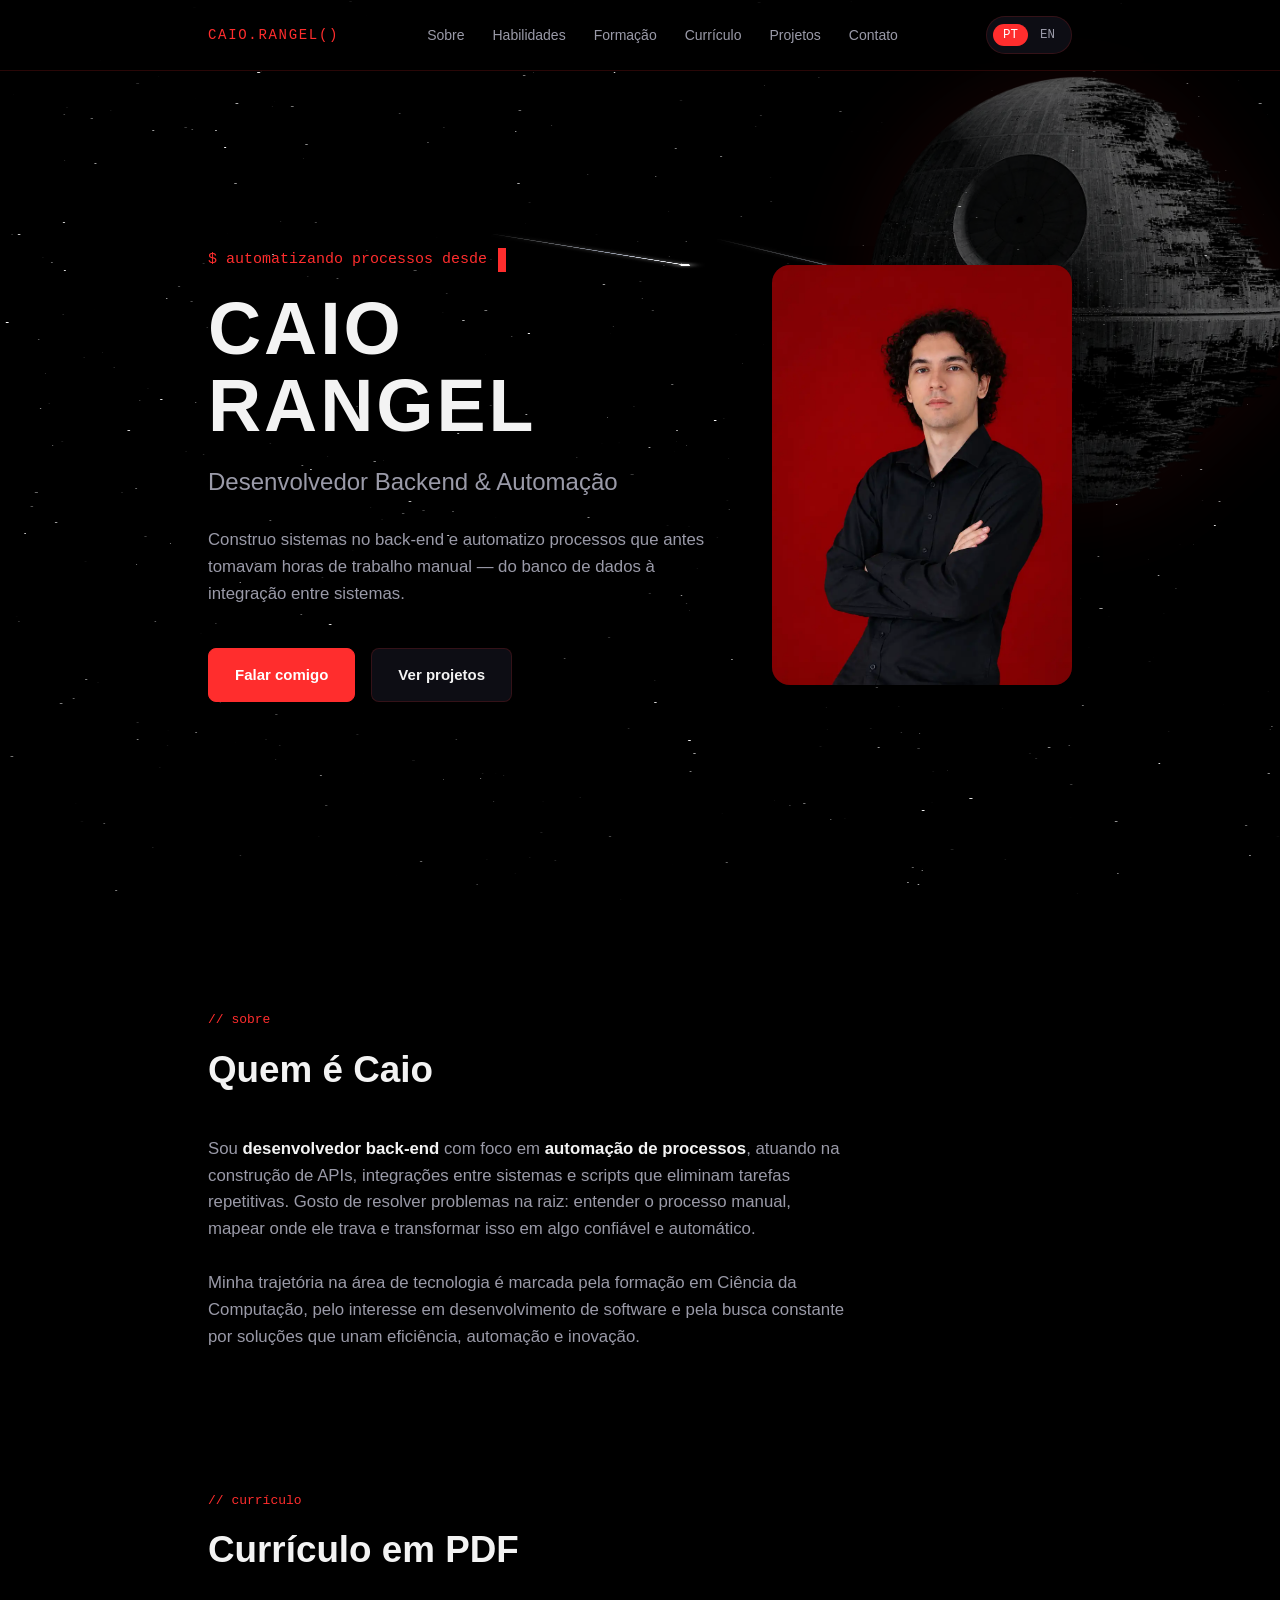
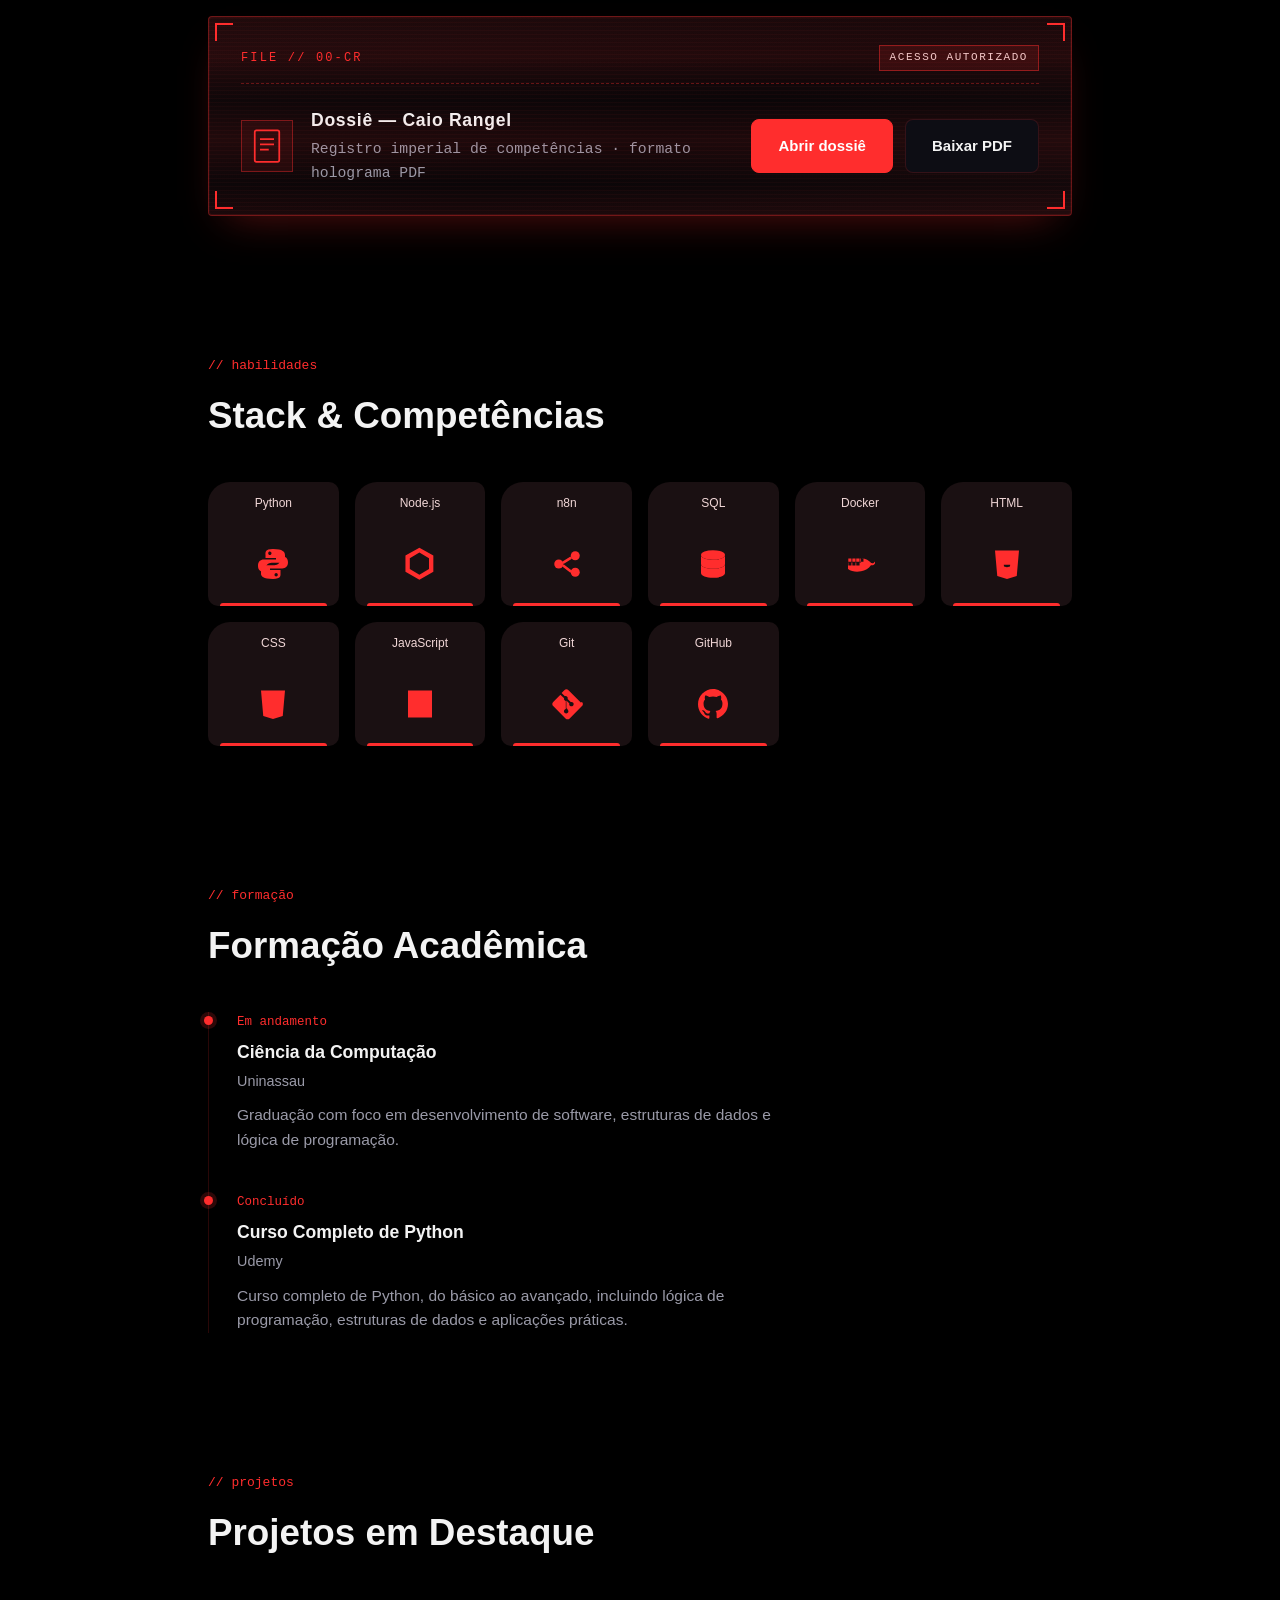
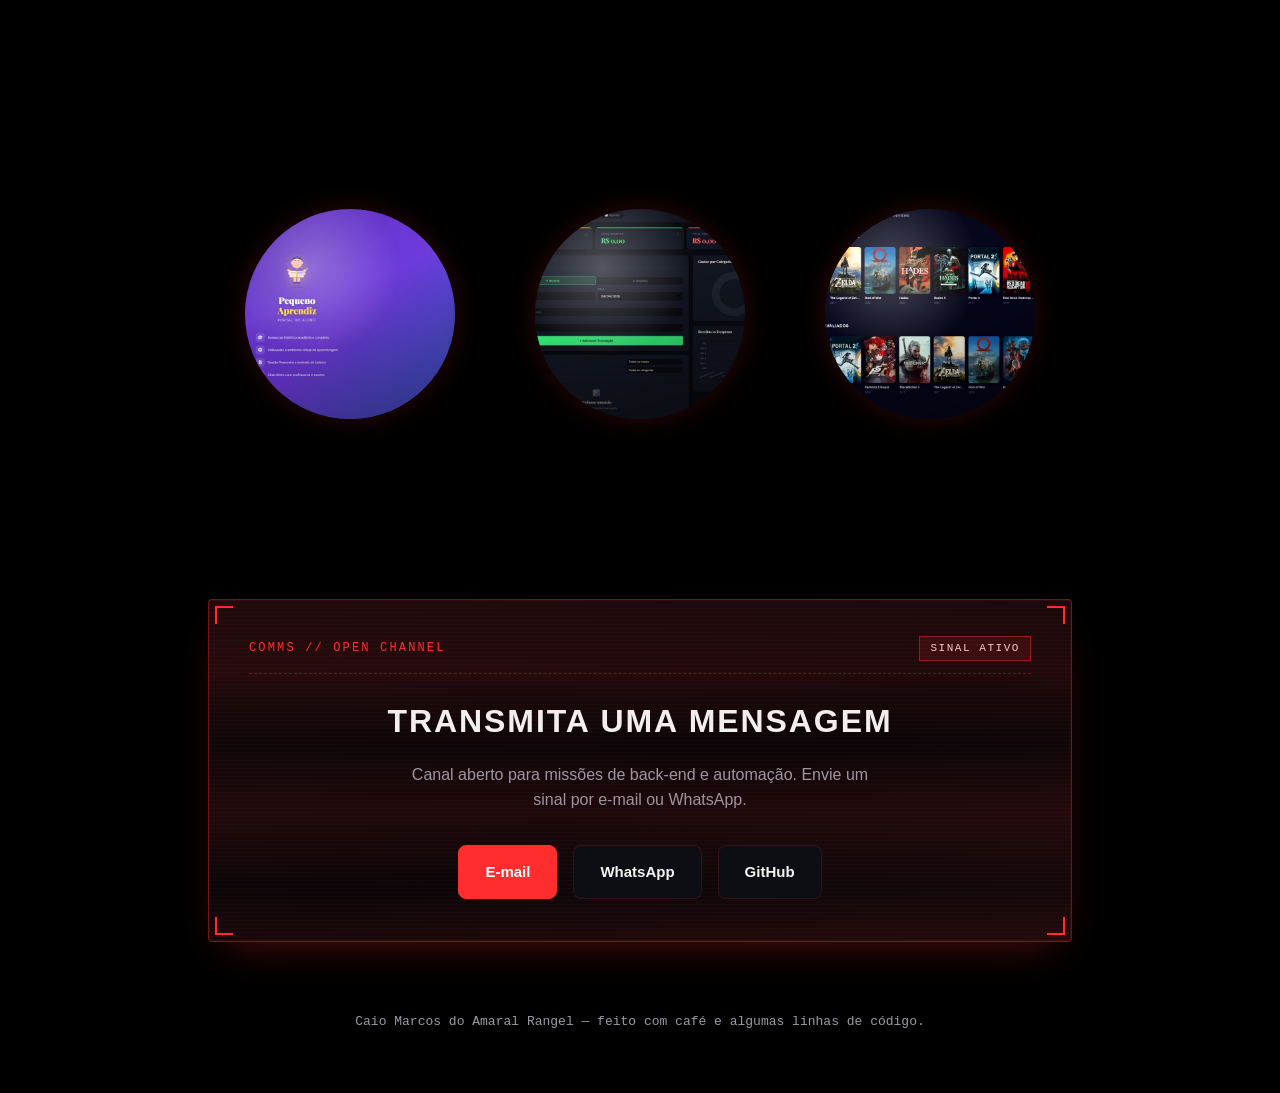
<file: index.html>
<!DOCTYPE html>
<!-- Documento em português do Brasil (afeta leitores de tela e o corretor do navegador) -->
<html lang="pt-BR">
<head>
<!-- Charset UTF-8: garante que acentos e caracteres especiais (ç, ã, é...) apareçam corretamente -->
<meta charset="UTF-8">
<!-- Viewport: faz o site se adaptar à largura da tela do dispositivo (essencial para celular) -->
<meta name="viewport" content="width=device-width, initial-scale=1.0">

<!--
  Content-Security-Policy (CSP): trava de onde a página pode carregar recursos.
  - default-src 'self': por padrão, só aceita recursos do próprio site
  - style-src: permite o CSS local e o CSS do Google Fonts
  - font-src: permite baixar os arquivos de fonte do Google
  - img-src: permite imagens do próprio site e imagens em base64 (data:)
  - script-src: permite o JavaScript local
  - object-src 'none': bloqueia plugins antigos (Flash, Java applets etc.)
  - frame-ancestors 'none': impede que este site seja colocado dentro de um <iframe> de outro site (clickjacking)
  - upgrade-insecure-requests: força qualquer link http:// esquecido a virar https://
-->
<meta http-equiv="Content-Security-Policy" content="default-src 'self'; style-src 'self' 'unsafe-inline' https://fonts.googleapis.com; font-src https://fonts.gstatic.com; img-src 'self' data:; script-src 'self'; connect-src 'self'; object-src 'none'; frame-ancestors 'none'; base-uri 'self'; form-action 'self'; upgrade-insecure-requests;">
<!-- Referrer-Policy: quando alguém clica num link daqui para outro site, evita vazar a URL completa de origem -->
<meta name="referrer" content="strict-origin-when-cross-origin">
<!-- Permite que buscadores (Google etc.) indexem e sigam os links da página -->
<meta name="robots" content="index, follow">
<!-- Descrição usada por buscadores e ao compartilhar o link em redes sociais -->
<meta name="description" content="Portfólio de Caio Marcos do Amaral Rangel — Desenvolvedor Backend & Automação.">
<!-- Diz ao navegador que o site é de tema escuro (ajusta scrollbar, inputs nativos etc.) -->
<meta name="color-scheme" content="dark">
<!-- Cor da barra do navegador em celulares (Android/Chrome) -->
<meta name="theme-color" content="#000000">

<title>Caio Rangel — Desenvolvedor Backend &amp; Automação</title>

<!-- preconnect: avisa o navegador com antecedência que vamos falar com esses domínios do Google Fonts, acelerando o carregamento -->
<link rel="preconnect" href="https://fonts.googleapis.com">
<link rel="preconnect" href="https://fonts.gstatic.com" crossorigin>
<!-- Importa as 3 fontes usadas no site: Space Grotesk (títulos), Inter (texto) e JetBrains Mono (trechos "de código") -->
<link href="https://fonts.googleapis.com/css2?family=Orbitron:wght@400;500;600;700&family=Exo+2:wght@400;500;600&family=Share+Tech+Mono&display=swap" rel="stylesheet">
<link rel="stylesheet" href="css/style.css?v=holo-panels">

</head>
<body>

<!-- Canvas onde o JavaScript desenha as estrelas e estrelas cadentes do fundo -->
<canvas id="starfield"></canvas>

<!--
  Estação espacial: troque "estacao-espacial.png" pelo nome real do arquivo
  de imagem que você for adicionar na mesma pasta do index.html.
  Formatos aceitos: .png (recomendado, se a imagem tiver fundo transparente),
  .webp ou .jpg. O CSS abaixo (.space-station) já cuida do tamanho, posição,
  brilho e da flutuação suave da imagem.
-->
<div class="space-station" aria-hidden="true">
  <img src="images/estrela-da-morte.webp" alt="">
</div>
<div class="tie-fighter tie-1" aria-hidden="true"><img src="images/tie-fighter.webp" alt=""></div>
<div class="tie-fighter tie-2" aria-hidden="true"><img src="images/tie-fighter.webp" alt=""></div>
<div class="tie-fighter tie-3" aria-hidden="true"><img src="images/tie-fighter.webp" alt=""></div>
<div class="tie-fighter tie-4" aria-hidden="true"><img src="images/tie-fighter.webp" alt=""></div>
<div class="tie-fighter tie-5" aria-hidden="true"><img src="images/tie-fighter.webp" alt=""></div>
<div class="tie-fighter tie-6" aria-hidden="true"><img src="images/tie-fighter.webp" alt=""></div>

<!-- ======================================================
     MENU DE NAVEGAÇÃO
     ====================================================== -->
<nav>
  <div class="nav-inner">
    <span class="nav-logo">caio.rangel()</span>

    <!--
      Cada link tem data-pt e data-en: são os textos em português e inglês.
      O JavaScript lê esses atributos para trocar o conteúdo quando o botão
      de idioma é clicado, sem precisar recarregar a página.
    -->
    <ul class="nav-links" id="navLinks">
      <li><a href="#sobre" data-pt="Sobre" data-en="About">Sobre</a></li>
      <li><a href="#habilidades" data-pt="Habilidades" data-en="Skills">Habilidades</a></li>
      <li><a href="#formacao" data-pt="Formação" data-en="Education">Formação</a></li>
      <li><a href="#curriculo" data-pt="Currículo" data-en="Resume">Currículo</a></li>
      <li><a href="#projetos" data-pt="Projetos" data-en="Projects">Projetos</a></li>
      <li><a href="#contato" data-pt="Contato" data-en="Contact">Contato</a></li>
    </ul>

    <button class="nav-toggle" id="navToggle" aria-label="Abrir menu" aria-expanded="false">
      <span></span><span></span><span></span>
    </button>
    <button class="lang-toggle" id="langToggle" aria-label="Trocar idioma / Switch language">
      <span class="active" data-lang="pt">PT</span><span data-lang="en">EN</span>
    </button>
  </div>
</nav>

<!-- Container principal: tudo que é conteúdo "de verdade" da página fica aqui dentro -->
<main class="wrap">

  <!-- ======================================================
       HERO — primeira tela: nome, cargo, foto e botões de ação
       ====================================================== -->
  <section class="hero">
    <div class="hero-grid">
      <div class="hero-text">
        <!-- Linha "de terminal" digitada aos poucos pelo JS (função typeLine) -->
        <div class="hero-eyebrow"><span id="typed"></span><span class="cursor">&nbsp;</span></div>

        <h1 class="hero-name">Caio Rangel</h1>

        <p class="hero-role" data-pt="Desenvolvedor Backend &amp; Automação" data-en="Backend Developer &amp; Automation">Desenvolvedor Backend &amp; Automação</p>

        <p class="hero-pitch" data-pt="Construo sistemas no back-end e automatizo processos que antes tomavam horas de trabalho manual — do banco de dados à integração entre sistemas." data-en="I build back-end systems and automate processes that used to take hours of manual work — from databases to system integration.">
          Construo sistemas no back-end e automatizo processos que antes tomavam
          horas de trabalho manual — do banco de dados à integração entre sistemas.
        </p>

        <div class="cta-row">
          <!-- Botão "primary" leva até a seção de contato -->
          <a href="#contato" class="btn primary" data-pt="Falar comigo" data-en="Get in touch">Falar comigo</a>
          <a href="#projetos" class="btn" data-pt="Ver projetos" data-en="View projects">Ver projetos</a>
        </div>
      </div>

      <div class="hero-visual">
        <div class="avatar-wrap">
          <div class="avatar-ring">
            <div class="avatar-inner">
              <img src="images/foto-perfil.webp" alt="Caio Rangel">
            </div>
          </div>
        </div>
      </div>
    </div>
  </section>

  <!-- ======================================================
       SOBRE
       ====================================================== -->
  <section id="sobre">
    <div class="section-label" data-pt="// sobre" data-en="// about">// sobre</div>
    <h2 class="section-title reveal" data-pt="Quem é Caio" data-en="About Caio">Quem é Caio</h2>

    <!--
      Este parágrafo usa data-pt-html/data-en-html (em vez de data-pt/data-en)
      porque o texto contém tags HTML dentro dele (<strong>, <br>, <em>).
      O JS troca o innerHTML inteiro nesse caso, e não só o texto simples.
    -->
    <p class="about-text reveal" id="aboutText"
      data-pt-html='Sou <strong>desenvolvedor back-end</strong> com foco em <strong>automação de processos</strong>, atuando na construção de APIs, integrações entre sistemas e scripts que eliminam tarefas repetitivas. Gosto de resolver problemas na raiz: entender o processo manual, mapear onde ele trava e transformar isso em algo confiável e automático.<br><br>Minha trajetória na área de tecnologia é marcada pela formação em Ciência da Computação, pelo interesse em desenvolvimento de software e pela busca constante por soluções que unam eficiência, automação e inovação.'
      data-en-html='I am a <strong>back-end developer</strong> focused on <strong>process automation</strong>, building APIs, system integrations and scripts that eliminate repetitive tasks. I like solving problems at the root: understanding the manual process, finding where it breaks down, and turning it into something reliable and automatic.<br><br>My path in technology is marked by a Computer Science degree, a passion for software development, and a constant search for solutions that combine efficiency, automation and innovation.'>
      Sou <strong>desenvolvedor back-end</strong> com foco em <strong>automação de processos</strong>,
      atuando na construção de APIs, integrações entre sistemas e scripts que eliminam
      tarefas repetitivas. Gosto de resolver problemas na raiz: entender o processo manual,
      mapear onde ele trava e transformar isso em algo confiável e automático.
      <br><br>
      Minha trajetória na área de tecnologia é marcada pela formação em Ciência da Computação, pelo interesse em desenvolvimento de software e pela busca constante por soluções que unam eficiência, automação e inovação.
    </p>
  </section>

  <!-- ======================================================
       CURRÍCULO EM PDF
       ====================================================== -->
  <section id="curriculo">
    <div class="section-label" data-pt="// currículo" data-en="// resume">// currículo</div>
    <h2 class="section-title reveal" data-pt="Currículo em PDF" data-en="Resume (PDF)">Currículo em PDF</h2>
    <div class="holo-panel resume-card reveal">
      <span class="holo-corner tl"></span>
      <span class="holo-corner tr"></span>
      <span class="holo-corner bl"></span>
      <span class="holo-corner br"></span>
      <div class="holo-scan"></div>
      <div class="holo-header">
        <span class="holo-tag">FILE // 00-CR</span>
        <span class="holo-status" data-pt="ACESSO AUTORIZADO" data-en="ACCESS GRANTED">ACESSO AUTORIZADO</span>
      </div>
      <div class="resume-body">
        <div class="resume-info">
          <div class="resume-icon" aria-hidden="true">
            <svg viewBox="0 0 48 48" width="42" height="42"><rect x="10" y="6" width="28" height="36" rx="2" fill="none" stroke="currentColor" stroke-width="2"/><path fill="none" stroke="currentColor" stroke-width="2" d="M16 16h16M16 22h16M16 28h10"/></svg>
          </div>
          <div>
            <div class="resume-text-title" data-pt="Dossiê — Caio Rangel" data-en="Dossier — Caio Rangel">Dossiê — Caio Rangel</div>
            <div class="resume-text-sub" data-pt="Registro imperial de competências · formato holograma PDF" data-en="Imperial skills record · hologram PDF format">Registro imperial de competências · formato holograma PDF</div>
          </div>
        </div>
        <div class="resume-actions">
          <a href="curriculo.html" class="btn primary" data-pt="Abrir dossiê" data-en="Open dossier">Abrir dossiê</a>
          <a href="curriculo-caio-rangel.pdf" download="Curriculo-Caio-Rangel.pdf" class="btn" data-pt="Baixar PDF" data-en="Download PDF">Baixar PDF</a>
        </div>
      </div>
    </div>
  </section>

  <!-- ======================================================
       HABILIDADES (lista de "pílulas" com o stack técnico)
       ====================================================== -->
  <section id="habilidades">
    <div class="section-label" data-pt="// habilidades" data-en="// skills">// habilidades</div>
    <h2 class="section-title reveal" data-pt="Stack &amp; Competências" data-en="Stack &amp; Skills">Stack &amp; Competências</h2>
    <div class="skills-grid reveal">
      <span class="skill-chip">
        <span class="skill-name">Python</span>
        <svg viewBox="0 0 24 24" aria-hidden="true"><path fill="currentColor" d="M12 2C6.5 2 7 4.2 7 6.1V8h7v1H5.8C3.6 9 2 10.4 2 13.1c0 2.7 1.5 4.1 4 4.1H7v-2c0-2.1 1.8-4 4.1-4H17c1.7 0 3-1.4 3-3.1V6.1C20 4 18.6 2 12 2zm-2.1 1.7c.6 0 1.1.5 1.1 1.1S10.5 6 9.9 6s-1.1-.5-1.1-1.2.5-1.1 1.1-1.1z"/><path fill="currentColor" d="M12 22c5.5 0 5-2.2 5-4.1V16H10v-1h8.2c2.2 0 3.8-1.4 3.8-4.1 0-2.7-1.5-4.1-4-4.1H17v2c0 2.1-1.8 4-4.1 4H7c-1.7 0-3 1.4-3 3.1v2.8C4 20 5.4 22 12 22zm2.1-1.7c-.6 0-1.1-.5-1.1-1.1s.5-1.2 1.1-1.2 1.1.5 1.1 1.2-.5 1.1-1.1 1.1z"/></svg>
      </span>
      <span class="skill-chip">
        <span class="skill-name">Node.js</span>
        <svg viewBox="0 0 24 24" aria-hidden="true"><path fill="currentColor" d="M11.6 1.1 2.3 6.4v10.7l9.3 5.4 9.3-5.4V6.4L11.6 1.1zm6.4 14.3-6.4 3.7-6.4-3.7V8.1l6.4-3.7 6.4 3.7v7.3z"/></svg>
      </span>
      <span class="skill-chip">
        <span class="skill-name">n8n</span>
        <svg viewBox="0 0 24 24" aria-hidden="true"><circle cx="6.5" cy="12" r="3" fill="currentColor"/><circle cx="17.5" cy="6.5" r="3" fill="currentColor"/><circle cx="17.5" cy="17.5" r="3" fill="currentColor"/><path fill="none" stroke="currentColor" stroke-width="1.8" d="M9.2 11.2 14.8 7.8M9.2 12.8l5.6 4.4"/></svg>
      </span>
      <span class="skill-chip">
        <span class="skill-name">SQL</span>
        <svg viewBox="0 0 24 24" aria-hidden="true"><ellipse cx="12" cy="6" rx="8" ry="3.2" fill="currentColor"/><path fill="currentColor" d="M4 6v6c0 1.8 3.6 3.2 8 3.2s8-1.4 8-3.2V6c0 1.8-3.6 3.2-8 3.2S4 7.8 4 6z"/><path fill="currentColor" d="M4 12v6c0 1.8 3.6 3.2 8 3.2s8-1.4 8-3.2v-6c0 1.8-3.6 3.2-8 3.2S4 13.8 4 12z"/></svg>
      </span>
      <span class="skill-chip">
        <span class="skill-name">Docker</span>
        <svg viewBox="0 0 24 24" aria-hidden="true"><path fill="currentColor" d="M4.2 11h2.1v2H4.2v-2zm2.7 0h2.1v2H6.9v-2zm2.6 0h2.2v2H9.5v-2zm-5.3-2.6h2.1v2.1H4.2V8.4zm2.7 0h2.1v2.1H6.9V8.4zm2.6 0h2.2v2.1H9.5V8.4zm2.7 0h2.1v2.1h-2.1V8.4zM4 15.3c2.2 1.7 5.4 2.2 8.7 1.6 2.7-.5 5.2-1.9 6.6-4.1.6.1 2.2.1 2.7-1.1.2-.5-.1-1.1-.3-1.4-.5 1.4-1.5 1.3-2.2 1.1C17.8 9.6 16 8.4 13.2 8.4h-.5v2.6H4v4.3z"/></svg>
      </span>
      <span class="skill-chip">
        <span class="skill-name">HTML</span>
        <svg viewBox="0 0 24 24" aria-hidden="true"><path fill="currentColor" d="M4 3h16l-1.5 17L12 22l-6.5-2L4 3zm4.2 6.2h7.7l.2-2.2H7.8L7.5 5h9.2l-.7 7.4H9.3l.2 2.3 2.5.7 2.5-.7.2-1.7h2.2l-.3 3.3L12 18.2 8.1 17 7.6 12h2.2l.2 1.6 2 .5 2-.5.1-1.1H8.2V9.2z"/></svg>
      </span>
      <span class="skill-chip">
        <span class="skill-name">CSS</span>
        <svg viewBox="0 0 24 24" aria-hidden="true"><path fill="currentColor" d="M4 3h16l-1.5 17L12 22l-6.5-2L4 3zm4.3 6h7.6l.2-2.2H7.8L7.5 5h9.2l-.8 8.5H9.4l.2 2.2 2.4.7 2.5-.7.1-1.5h2.2l-.3 3.1L12 18.3 8.1 17 7.6 12h2.3l.2 1.5h3.6l.1-1.1H8.3V9z"/></svg>
      </span>
      <span class="skill-chip">
        <span class="skill-name">JavaScript</span>
        <svg viewBox="0 0 24 24" aria-hidden="true"><path fill="currentColor" d="M4 3h16v18H4V3zm9.2 13.4c0 2.1-1.3 3.1-3.2 3.1-1.7 0-2.8-.8-3.3-1.8l1.7-1c.3.6.7 1 1.5 1 .8 0 1.3-.3 1.3-1.5v-5.4h2v5.6zm1.5 3c-1.9 0-3.1-1-3.6-2.2l1.7-1c.3.7.9 1.3 1.8 1.3.8 0 1.3-.4 1.3-1s-.4-.8-1.6-1.2c-1.7-.5-2.8-1.3-2.8-2.9 0-1.7 1.3-2.9 3.3-2.9 1.5 0 2.6.5 3.3 1.9l-1.6 1c-.3-.6-.8-1-1.7-1-.6 0-1 .3-1 .8s.4.7 1.6 1.1c1.8.5 2.8 1.3 2.8 3 0 1.8-1.4 3-3.5 3z"/></svg>
      </span>
      <span class="skill-chip">
        <span class="skill-name">Git</span>
        <svg viewBox="0 0 24 24" aria-hidden="true"><path fill="currentColor" d="m21.2 11-8.2-8.2c-.8-.8-2-.8-2.8 0L8.4 4.6l2.2 2.2c.5-.2 1.1-.1 1.5.3.4.4.5 1 .3 1.5l2.1 2.1c.5-.2 1.1-.1 1.5.3.6.6.6 1.5 0 2.1-.6.6-1.5.6-2.1 0-.4-.4-.5-1-.3-1.5l-2-2v5.3c.4.2.7.5.9.9.6.6.6 1.5 0 2.1-.6.6-1.5.6-2.1 0-.6-.6-.6-1.5 0-2.1.2-.2.5-.4.8-.5V10c-.3-.1-.6-.3-.8-.5-.4-.4-.5-1-.3-1.4L7.6 5.8 2.8 10.6c-.8.8-.8 2 0 2.8l8.2 8.2c.8.8 2 .8 2.8 0l8.2-8.2c.8-.8.8-2 0-2.8z"/></svg>
      </span>
      <span class="skill-chip">
        <span class="skill-name">GitHub</span>
        <svg viewBox="0 0 24 24" aria-hidden="true"><path fill="currentColor" d="M12 2C6.5 2 2 6.6 2 12.2c0 4.5 2.9 8.3 6.9 9.6.5.1.7-.2.7-.5v-1.7c-2.8.6-3.4-1.4-3.4-1.4-.4-1.1-1.1-1.4-1.1-1.4-.9-.6.1-.6.1-.6 1 .1 1.5 1 1.5 1 .9 1.6 2.4 1.1 3 .9.1-.7.4-1.1.6-1.4-2.2-.3-4.6-1.1-4.6-5 0-1.1.4-2 1-2.7-.1-.3-.4-1.3.1-2.7 0 0 .8-.3 2.7 1a9.3 9.3 0 0 1 5 0c1.9-1.3 2.7-1 2.7-1 .5 1.4.2 2.4.1 2.7.6.7 1 1.6 1 2.7 0 3.9-2.4 4.7-4.6 5 .4.3.7 1 .7 2v2.3c0 .3.2.6.7.5 4-1.3 6.9-5.1 6.9-9.6C22 6.6 17.5 2 12 2z"/></svg>
      </span>
    </div>
  </section>

  <!-- ======================================================
       FORMAÇÃO ACADÊMICA (linha do tempo)
       ====================================================== -->
  <section id="formacao">
    <div class="section-label" data-pt="// formação" data-en="// education">// formação</div>
    <h2 class="section-title reveal" data-pt="Formação Acadêmica" data-en="Education">Formação Acadêmica</h2>
    <div class="timeline reveal">
      <!-- Cada .timeline-item é um curso/período. A bolinha na linha vertical é feita em CSS (::before) -->
      <div class="timeline-item">
        <div class="timeline-period" data-pt="Em andamento" data-en="In progress">Em andamento</div>
        <div class="timeline-role" data-pt="Ciência da Computação" data-en="Computer Science">Ciência da Computação</div>
        <div class="timeline-org">Uninassau</div>
        <div class="timeline-desc" data-pt="Graduação com foco em desenvolvimento de software, estruturas de dados e lógica de programação." data-en="Degree focused on software development, data structures and programming logic.">
          Graduação com foco em desenvolvimento de software, estruturas de dados e lógica de programação.
        </div>
      </div>
      <div class="timeline-item">
        <div class="timeline-period" data-pt="Concluído" data-en="Completed">Concluído</div>
        <div class="timeline-role" data-pt="Curso Completo de Python" data-en="Complete Python Course">Curso Completo de Python</div>
        <div class="timeline-org">Udemy</div>
        <div class="timeline-desc" data-pt="Curso completo de Python, do básico ao avançado, incluindo lógica de programação, estruturas de dados e aplicações práticas." data-en="Complete Python course, from basics to advanced, including programming logic, data structures and practical applications.">
          Curso completo de Python, do básico ao avançado, incluindo lógica de programação, estruturas de dados e aplicações práticas.
        </div>
      </div>
    </div>
  </section>

  <!-- ======================================================
       PROJETOS EM DESTAQUE
       ====================================================== -->
  <section id="projetos">
    <div class="section-label" data-pt="// projetos" data-en="// projects">// projetos</div>
    <h2 class="section-title reveal" data-pt="Projetos em Destaque" data-en="Featured Projects">Projetos em Destaque</h2>
    <div class="projects-space reveal">
      <div class="project-float">
        <a href="https://portalaprendiz.netlify.app/" target="_blank" rel="noopener noreferrer" class="project-orb" aria-label="Pequeno Aprendiz">
          <div class="project-orb-inner">
            <img src="images/projeto-pequeno-aprendiz.jpg?v=2" alt="Tela de login do Pequeno Aprendiz">
            <div class="project-info">
              <div class="project-title" data-pt="Pequeno Aprendiz" data-en="Pequeno Aprendiz">Pequeno Aprendiz</div>
              <div class="project-desc" data-pt="Portal do aluno com login, histórico, videoaulas, boletos e chat com tutores." data-en="Student portal with login, history, video lessons, invoices and tutor chat.">Portal do aluno com login, histórico, videoaulas, boletos e chat com tutores.</div>
              <div class="project-tags">
                <span class="project-tag">HTML</span>
                <span class="project-tag">CSS</span>
              </div>
              <div class="project-cta" data-pt="Abrir projeto →" data-en="Open project →">Abrir projeto →</div>
            </div>
          </div>
        </a>
      </div>
      <div class="project-float">
        <a href="https://fluxoinvest.netlify.app/" target="_blank" rel="noopener noreferrer" class="project-orb" aria-label="Fluxo Invest">
          <div class="project-orb-inner">
            <img src="images/projeto-fluxo-invest.jpg" alt="Tela do Fluxo Invest">
            <div class="project-info">
              <div class="project-title">Fluxo Invest</div>
              <div class="project-desc" data-pt="Controle financeiro com dashboard, receitas, despesas e exportação em PDF." data-en="Finance app with dashboard, income, expenses and PDF export.">Controle financeiro com dashboard, receitas, despesas e exportação em PDF.</div>
              <div class="project-tags">
                <span class="project-tag">HTML</span>
                <span class="project-tag">CSS</span>
                <span class="project-tag">JS</span>
              </div>
              <div class="project-cta" data-pt="Abrir projeto →" data-en="Open project →">Abrir projeto →</div>
            </div>
          </div>
        </a>
      </div>
      <div class="project-float">
        <a href="https://gameopp.netlify.app/" target="_blank" rel="noopener noreferrer" class="project-orb" aria-label="GameOpp">
          <div class="project-orb-inner">
            <img src="images/projeto-gameopp.webp" alt="Tela inicial do GameOpp">
            <div class="project-info">
              <div class="project-title">GameOpp</div>
              <div class="project-desc" data-pt="Plataforma web para explorar o projeto em ambiente real." data-en="Live web platform to explore the project in a real environment.">Plataforma web para explorar o projeto em ambiente real.</div>
              <div class="project-tags">
                <span class="project-tag">HTML</span>
                <span class="project-tag">CSS</span>
                <span class="project-tag">JS</span>
              </div>
              <div class="project-cta" data-pt="Abrir projeto →" data-en="Open project →">Abrir projeto →</div>
            </div>
          </div>
        </a>
      </div>
    </div>
  </section>

  <!-- ======================================================
       CONTATO
       ====================================================== -->
  <section id="contato">
    <div class="holo-panel contact-box reveal">
      <span class="holo-corner tl"></span>
      <span class="holo-corner tr"></span>
      <span class="holo-corner bl"></span>
      <span class="holo-corner br"></span>
      <div class="holo-scan"></div>
      <div class="holo-header">
        <span class="holo-tag">COMMS // OPEN CHANNEL</span>
        <span class="holo-status pulse" data-pt="SINAL ATIVO" data-en="SIGNAL LIVE">SINAL ATIVO</span>
      </div>
      <div class="contact-title" data-pt="Transmita uma mensagem" data-en="Transmit a message">Transmita uma mensagem</div>
      <p class="contact-sub" data-pt="Canal aberto para missões de back-end e automação. Envie um sinal por e-mail ou WhatsApp." data-en="Open channel for back-end and automation missions. Send a signal by email or WhatsApp.">
        Canal aberto para missões de back-end e automação. Envie um sinal por e-mail ou WhatsApp.
      </p>
      <div class="contact-buttons">
        <a href="mailto:caiomarangel@gmail.com" class="btn primary" data-pt="E-mail" data-en="Email">E-mail</a>
        <a href="https://wa.me/5521983206771" target="_blank" rel="noopener noreferrer" class="btn">WhatsApp</a>
        <a href="https://github.com/CaioArc" target="_blank" rel="noopener noreferrer" class="btn">GitHub</a>
      </div>
    </div>
  </section>

  <footer data-pt="Caio Marcos do Amaral Rangel — feito com café e algumas linhas de código." data-en="Caio Marcos do Amaral Rangel — made with coffee and a few lines of code.">
    Caio Marcos do Amaral Rangel — feito com café e algumas linhas de código.
  </footer>

</main>

<script src="js/main.js?v=tie-hunt"></script>

</body>
</html>
</file>
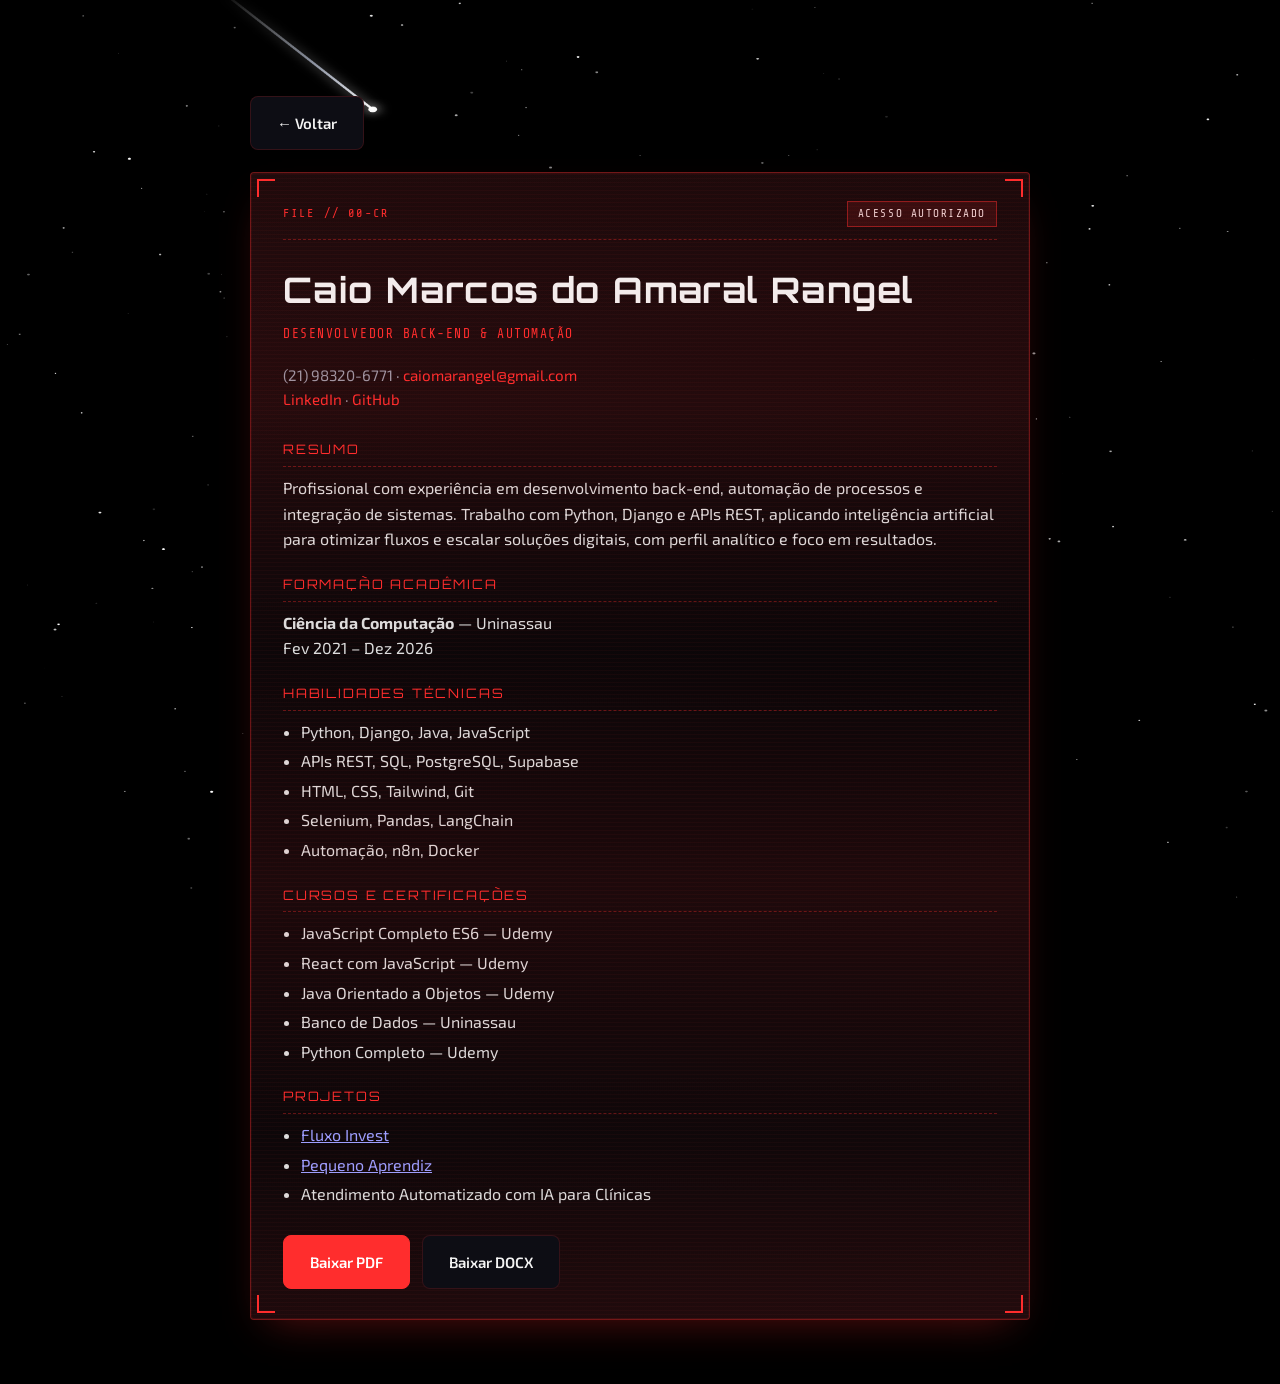
<file: curriculo.html>
<!DOCTYPE html>
<html lang="pt-BR">
<head>
<meta charset="UTF-8">
<meta name="viewport" content="width=device-width, initial-scale=1.0">
<meta name="color-scheme" content="dark">
<title>Currículo — Caio Marcos do Amaral Rangel</title>
<link rel="preconnect" href="https://fonts.googleapis.com">
<link rel="preconnect" href="https://fonts.gstatic.com" crossorigin>
<link href="https://fonts.googleapis.com/css2?family=Orbitron:wght@500;700&family=Exo+2:wght@400;500;600&family=Share+Tech+Mono&display=swap" rel="stylesheet">
<link rel="stylesheet" href="css/style.css?v=holo-panels">
<style>
  .cv-page{ max-width: 820px; margin: 0 auto; padding: 96px 20px 64px; position: relative; z-index: 1; }
  .cv-back{ display:inline-flex; margin-bottom: 22px; }
  .cv-name{ font-family: var(--font-display); font-size: clamp(1.6rem, 4vw, 2.2rem); letter-spacing: .04em; margin-bottom: 6px; }
  .cv-role{ color: var(--accent); font-family: var(--font-mono); letter-spacing: .12em; text-transform: uppercase; font-size: 13px; margin-bottom: 18px; }
  .cv-contacts{ color: var(--text-muted); font-size: .95rem; margin-bottom: 28px; }
  .cv-contacts a{ color: var(--accent); text-decoration: none; }
  .cv-sec{ margin: 22px 0 8px; font-family: var(--font-display); color: var(--accent); letter-spacing: .14em; text-transform: uppercase; font-size: 13px; border-bottom: 1px dashed rgba(255,45,45,.35); padding-bottom: 6px; }
  .cv-page p, .cv-page li{ color: #ddd; }
  .cv-page ul{ padding-left: 18px; margin: 8px 0 0; }
  .cv-page li{ margin: 4px 0; }
  .cv-actions{ display:flex; gap:12px; flex-wrap:wrap; margin-top: 28px; }
</style>
</head>
<body>
<canvas id="starfield"></canvas>
<div class="cv-page">
  <a href="index.html#curriculo" class="btn cv-back">← Voltar</a>
  <div class="holo-panel">
    <span class="holo-corner tl"></span>
    <span class="holo-corner tr"></span>
    <span class="holo-corner bl"></span>
    <span class="holo-corner br"></span>
    <div class="holo-scan"></div>
    <div class="holo-header">
      <span class="holo-tag">FILE // 00-CR</span>
      <span class="holo-status">ACESSO AUTORIZADO</span>
    </div>
    <h1 class="cv-name">Caio Marcos do Amaral Rangel</h1>
    <div class="cv-role">Desenvolvedor Back-end &amp; Automação</div>
    <div class="cv-contacts">
      (21) 98320-6771 ·
      <a href="mailto:caiomarangel@gmail.com">caiomarangel@gmail.com</a><br>
      <a href="https://www.linkedin.com/in/caio-marcos-0421a1234/" target="_blank" rel="noopener noreferrer">LinkedIn</a> ·
      <a href="https://github.com/CaioArc" target="_blank" rel="noopener noreferrer">GitHub</a>
    </div>

    <div class="cv-sec">Resumo</div>
    <p>Profissional com experiência em desenvolvimento back-end, automação de processos e integração de sistemas. Trabalho com Python, Django e APIs REST, aplicando inteligência artificial para otimizar fluxos e escalar soluções digitais, com perfil analítico e foco em resultados.</p>

    <div class="cv-sec">Formação acadêmica</div>
    <p><strong>Ciência da Computação</strong> — Uninassau<br>Fev 2021 – Dez 2026</p>

    <div class="cv-sec">Habilidades técnicas</div>
    <ul>
      <li>Python, Django, Java, JavaScript</li>
      <li>APIs REST, SQL, PostgreSQL, Supabase</li>
      <li>HTML, CSS, Tailwind, Git</li>
      <li>Selenium, Pandas, LangChain</li>
      <li>Automação, n8n, Docker</li>
    </ul>

    <div class="cv-sec">Cursos e certificações</div>
    <ul>
      <li>JavaScript Completo ES6 — Udemy</li>
      <li>React com JavaScript — Udemy</li>
      <li>Java Orientado a Objetos — Udemy</li>
      <li>Banco de Dados — Uninassau</li>
      <li>Python Completo — Udemy</li>
    </ul>

    <div class="cv-sec">Projetos</div>
    <ul>
      <li><a href="https://fluxoinvest.netlify.app/" target="_blank" rel="noopener noreferrer">Fluxo Invest</a></li>
      <li><a href="https://portalaprendiz.netlify.app/" target="_blank" rel="noopener noreferrer">Pequeno Aprendiz</a></li>
      <li>Atendimento Automatizado com IA para Clínicas</li>
    </ul>

    <div class="cv-actions">
      <a class="btn primary" href="curriculo-caio-rangel.pdf" download>Baixar PDF</a>
      <a class="btn" href="curriculo-caio-rangel.docx" download>Baixar DOCX</a>
    </div>
  </div>
</div>
<script src="js/main.js?v=tie-hunt"></script>
</body>
</html>
</file>
<file: css/style.css>
/* ======================================================
     VARIÁVEIS GLOBAIS (design tokens)
     Definidas uma vez aqui e reutilizadas em todo o CSS
     como var(--nome). Trocar uma cor aqui muda o site inteiro.
     ====================================================== */
  :root{
    --bg-void: #000000;
    --bg-panel: #0d0d14;
    --bg-panel-2: #16161f;
    --text-primary: #f3f3f3;
    --text-muted: #9a9aa8;
    --accent: #ff2d2d;
    --accent-dim: rgba(255, 45, 45, 0.18);
    --amber: #4bd5ee;
    --saber: #4bd5ee;
    --line: rgba(255,45,45,0.16);
    --font-display: 'Orbitron', sans-serif;
    --font-body: 'Exo 2', sans-serif;
    --font-mono: 'Share Tech Mono', monospace;
  }

  /* Reset básico: remove margem/padding padrão do navegador e faz
     padding/border entrarem na largura total do elemento (box-sizing) */
  *{ margin:0; padding:0; box-sizing:border-box; }

  /* Faz a página rolar suavemente ao clicar em links âncora (#secao) em vez de "pular" */
  html{ scroll-behavior:smooth; }

  body{
    background: var(--bg-void);
    color: var(--text-primary);
    font-family: var(--font-body);
    line-height: 1.6;          /* espaçamento entre linhas, melhora legibilidade */
    overflow-x: hidden;        /* impede rolagem horizontal indesejada */
  }

  @media (pointer: fine){
    html, body,
    a, button, .btn, .nav-toggle, .lang-toggle, .project-orb, .skill-chip, .nav-links a{
      cursor: url('../images/mira.svg') 16 16, crosshair;
    }
  }

  /* ======================================================
     FUNDO ANIMADO (canvas de estrelas)
     O <canvas id="starfield"> é desenhado via JavaScript.
     Aqui só definimos como ele se posiciona na tela.
     ====================================================== */
  #starfield{
    position: fixed;      /* fica fixo na tela mesmo rolando a página */
    top:0; left:0;
    width:100%; height:100%;
    z-index:0;             /* fica atrás de todo o conteúdo */
    pointer-events:none;   /* clique "atravessa" o canvas, não bloqueia botões */
  }

  /* ======================================================
     ESTAÇÃO ESPACIAL (imagem própria, fornecida por você)
     ====================================================== */
  .space-station{
    position: fixed;
    top: 8%;
    right: -12%;
    width: min(58vw, 720px);
    z-index: 0;
    opacity: 0.42;
    pointer-events: none;
    filter: drop-shadow(0 0 48px rgba(255,45,45,0.22));
    animation: float 14s ease-in-out infinite;
  }
  .space-station img{
    width: 100%;
    height: auto;
    display: block;
  }
  @media (max-width: 880px){
    .space-station{ width: 70vw; top: 6%; right: -22%; opacity: 0.32; }
  }
  @media (max-width: 560px){
    .space-station{ width: 88vw; top: 10%; right: -28%; opacity: 0.22; }
  }

  .tie-fighter{
    position: fixed;
    z-index: 0;
    pointer-events: none;
    filter: drop-shadow(0 0 6px rgba(255,255,255,0.35));
  }
  .tie-fighter img{
    width: 100%;
    height: auto;
    display: block;
  }
  .tie-fighter.destroyed{
    animation: none !important;
    opacity: 0 !important;
  }
  .tie-fighter.exploding img{
    animation: tie-explode .42s ease-out forwards;
  }
  @keyframes tie-explode{
    0%{ transform: scale(1) rotate(0deg); opacity: 1; filter: brightness(2); }
    35%{ transform: scale(1.7) rotate(28deg); opacity: 1; filter: brightness(4) drop-shadow(0 0 18px #ff2d2d); }
    100%{ transform: scale(0.05) rotate(90deg); opacity: 0; filter: brightness(8); }
  }
  .tie-burst{
    position: fixed;
    width: 56px;
    height: 56px;
    margin: -28px 0 0 -28px;
    border-radius: 50%;
    pointer-events: none;
    z-index: 6;
    background: radial-gradient(circle, #fff 0%, #ff2d2d 38%, transparent 70%);
    box-shadow: 0 0 18px 6px rgba(255,45,45,0.55);
    animation: tie-burst .4s ease-out forwards;
  }
  @keyframes tie-burst{
    0%{ transform: scale(0.2); opacity: 1; }
    100%{ transform: scale(2.2); opacity: 0; }
  }
  .tie-1{ top: 16%; left: -70px; width: 38px; animation: tie-ltr 22s linear infinite; }
  .tie-2{ top: 42%; left: -70px; width: 28px; animation: tie-ltr 18s linear infinite 6s; opacity: 0.75; }
  .tie-3{ top: 68%; left: -70px; width: 34px; animation: tie-ltr-down 26s linear infinite 3s; }
  .tie-4{ top: 28%; right: -70px; width: 32px; animation: tie-rtl 20s linear infinite 9s; }
  .tie-5{ top: 78%; right: -70px; width: 24px; animation: tie-rtl-up 24s linear infinite 12s; opacity: 0.7; }
  .tie-6{ top: 8%; left: -70px; width: 22px; animation: tie-ltr 16s linear infinite 14s; opacity: 0.65; }
  @keyframes tie-ltr{
    0%{ transform: translateX(0) translateY(0) rotate(-6deg); opacity: 0; }
    8%{ opacity: 0.85; }
    92%{ opacity: 0.85; }
    100%{ transform: translateX(calc(100vw + 140px)) translateY(-30px) rotate(8deg); opacity: 0; }
  }
  @keyframes tie-ltr-down{
    0%{ transform: translateX(0) translateY(0) rotate(4deg); opacity: 0; }
    8%{ opacity: 0.85; }
    92%{ opacity: 0.85; }
    100%{ transform: translateX(calc(100vw + 140px)) translateY(50px) rotate(-4deg); opacity: 0; }
  }
  @keyframes tie-rtl{
    0%{ transform: translateX(0) translateY(0) rotate(174deg); opacity: 0; }
    8%{ opacity: 0.85; }
    92%{ opacity: 0.85; }
    100%{ transform: translateX(calc(-100vw - 140px)) translateY(24px) rotate(186deg); opacity: 0; }
  }
  @keyframes tie-rtl-up{
    0%{ transform: translateX(0) translateY(0) rotate(170deg); opacity: 0; }
    8%{ opacity: 0.8; }
    92%{ opacity: 0.8; }
    100%{ transform: translateX(calc(-100vw - 140px)) translateY(-46px) rotate(188deg); opacity: 0; }
  }
  @media (max-width: 560px){
    .tie-1{ width: 26px; }
    .tie-2{ width: 20px; }
    .tie-3{ width: 24px; }
    .tie-4{ width: 22px; }
    .tie-5, .tie-6{ display: none; }
  }

  /* Container central que limita a largura do conteúdo e centraliza na página */
  .wrap{
    position: relative;
    z-index: 1;          /* fica acima do canvas e da estação (z-index 0) */
    max-width: 920px;
    margin: 0 auto;
    padding: 0 28px;
  }

  /* ======================================================
     MENU DE NAVEGAÇÃO (topo fixo)
     ====================================================== */
  nav{
    position: fixed;               /* menu sempre visível, mesmo rolando */
    top:0; left:0; right:0;
    z-index: 50;                   /* fica acima de tudo */
    backdrop-filter: blur(10px);   /* desfoca o que passa atrás do menu (efeito vidro fosco) */
    background: rgba(0,0,0,0.72);
    border-bottom: 1px solid var(--line);
  }
  .nav-inner{
    max-width: 920px;
    margin:0 auto;
    padding: 16px 28px;
    display:flex;
    justify-content: space-between; /* logo de um lado, links do outro */
    align-items:center;
  }
  .nav-logo{
    font-family: var(--font-mono);  /* estilo "código" para o nome/logo */
    font-size: 14px;
    color: var(--accent);
    letter-spacing: 0.12em;
    text-transform: uppercase;
  }
  .nav-links{
    display:flex;
    gap: 28px;           /* espaço entre os itens do menu */
    list-style:none;      /* remove as bolinhas de lista */
  }
  .nav-links a{
    color: var(--text-muted);
    text-decoration:none;
    font-size: 14px;
    font-weight:500;
    position:relative;    /* necessário para o sublinhado animado (::after) se posicionar */
    padding-bottom: 4px;
    transition: color .25s ease;
  }
  /* Sublinhado animado: começa com largura 0 e cresce até 100% no hover */
  .nav-links a::after{
    content:'';
    position:absolute;
    left:0; bottom:0;
    width:0%;
    height:1.5px;
    background: var(--accent);
    transition: width .3s ease;
  }
  .nav-links a:hover{ color: var(--text-primary); }
  .nav-links a:hover::after{ width:100%; }

  .nav-toggle{
    display:none;
    width: 42px;
    height: 42px;
    border: 1px solid var(--line);
    border-radius: 8px;
    background: var(--bg-panel);
    cursor: pointer;
    padding: 10px 9px;
    flex-direction: column;
    justify-content: space-between;
  }
  .nav-toggle span{
    display:block;
    height: 2px;
    width: 100%;
    background: var(--text-primary);
    transition: transform .25s ease, opacity .25s ease;
  }
  .nav-toggle.open span:nth-child(1){ transform: translateY(8px) rotate(45deg); }
  .nav-toggle.open span:nth-child(2){ opacity: 0; }
  .nav-toggle.open span:nth-child(3){ transform: translateY(-8px) rotate(-45deg); }

  /* Botão de troca de idioma PT/EN, estilo "pílula" com duas opções */
  .lang-toggle{
    font-family: var(--font-mono);
    font-size: 12.5px;
    font-weight: 500;
    color: var(--text-muted);
    background: var(--bg-panel);
    border: 1px solid var(--line);
    border-radius: 999px;   /* valor bem alto = cantos totalmente arredondados (formato de pílula) */
    padding: 7px 6px;
    cursor: pointer;
    display: inline-flex;
    align-items: center;
    gap: 2px;
    transition: border-color .25s ease;
  }
  .lang-toggle:hover{ border-color: var(--accent); }
  .lang-toggle span{
    padding: 4px 10px;
    border-radius: 999px;
    transition: background .25s ease, color .25s ease;
  }
  /* A opção de idioma ativa (PT ou EN) fica destacada com fundo colorido */
  .lang-toggle span.active{
    background: var(--accent);
    color: #fff;
  }

  /* ======================================================
     HERO (primeira tela, com nome, cargo e chamada para ação)
     ====================================================== */
  .hero{
    min-height: 100vh;        /* ocupa a altura inteira da tela ao carregar */
    display:flex;
    flex-direction:column;
    justify-content:center;   /* centraliza o conteúdo verticalmente */
    padding-top: 80px;        /* espaço para não ficar embaixo do menu fixo */
  }
  /* Grade com duas colunas: texto de um lado, avatar do outro */
  .hero-grid{
    display:flex;
    align-items:center;
    justify-content:space-between;
    gap: 48px;
    flex-wrap: wrap-reverse; /* em telas estreitas, empilha e coloca a imagem por cima do texto */
  }
  .hero-text{
    flex: 1 1 380px;   /* cresce/encolhe, mas tenta manter pelo menos 380px */
    min-width: 280px;
  }
  .hero-visual{
    display:flex;
    justify-content:center;
    flex: 0 0 auto;    /* não cresce nem encolhe, mantém o tamanho do conteúdo (avatar) */
  }

  /* Flutuação em gravidade zero: sobe e desce lentamente, sem girar */
  .avatar-wrap{
    animation: float 6.5s ease-in-out infinite;
    will-change: transform;
  }
  @keyframes float{
    0%, 100%{ transform: translateY(0); }
    50%{ transform: translateY(-22px); }
  }

  .avatar-ring{
    width: 300px;
    height: 420px;
    border-radius: 18px;
    padding: 0;
    background: none;
  }
  .avatar-inner{
    width:100%;
    height:100%;
    border-radius: 18px;
    background: var(--bg-panel);
    display:flex;
    align-items:center;
    justify-content:center;
    overflow:hidden;
    box-shadow:
      inset -18px -14px 28px rgba(0,0,0,0.45),
      0 12px 28px rgba(0,0,0,0.45);
  }
  .avatar-inner img{
    width:100%;
    height:100%;
    object-fit: cover;
    display:block;
  }

  /* Linha estilo "terminal" digitada via JavaScript (ex: "$ automatizando processos...") */
  .hero-eyebrow{
    font-family: var(--font-mono);
    color: var(--accent);
    font-size: 15px;
    margin-bottom: 18px;
    min-height: 22px;   /* evita a página "pular" enquanto o texto ainda está sendo digitado */
  }
  /* Cursor piscante ao lado do texto digitado, imitando um terminal de verdade */
  .hero-eyebrow .cursor{
    display:inline-block;
    width: 8px;
    background: var(--accent);
    margin-left: 2px;
    animation: blink 1s steps(1) infinite; /* alterna visível/invisível a cada 0.5s */
  }
  @keyframes blink{ 50%{ opacity:0; } }

  h1.hero-name{
    font-family: var(--font-display);
    font-weight: 700;
    font-size: clamp(2.6rem, 7vw, 4.6rem); /* tamanho responsivo: nunca menor que 2.6rem nem maior que 4.6rem */
    line-height: 1.05;
    letter-spacing: 0.04em;
    text-transform: uppercase;
    margin-bottom: 18px;
  }

  .hero-role{
    font-family: var(--font-display);
    font-weight: 500;
    font-size: clamp(1.1rem, 2.4vw, 1.5rem);
    color: var(--text-muted);
    margin-bottom: 26px;
  }

  .hero-pitch{
    max-width: 560px;   /* limita a largura do parágrafo para facilitar a leitura */
    color: var(--text-muted);
    font-size: 1.05rem;
    margin-bottom: 40px;
  }

  .cta-row{
    display:flex;
    gap: 16px;
    flex-wrap: wrap;   /* em telas estreitas, os botões quebram para a linha de baixo */
  }

  /* ======================================================
     BOTÕES (usados no site inteiro: nav, hero, contato...)
     ====================================================== */
  .btn{
    position: relative;      /* base para os pseudo-elementos ::before e ::after abaixo */
    font-family: var(--font-body);
    font-weight: 600;
    font-size: 15px;
    padding: 14px 26px;
    border-radius: 8px;
    cursor: pointer;
    border: 1px solid var(--line);
    background: var(--bg-panel);
    color: var(--text-primary);
    text-decoration: none;
    display:inline-flex;
    align-items:center;
    gap:10px;
    overflow: hidden;        /* esconde o brilho/ripple que passar da borda do botão */
    isolation: isolate;      /* cria um novo contexto de empilhamento, evitando conflito de z-index */
    transition: transform .25s ease, border-color .25s ease, box-shadow .25s ease;
  }
  /* Brilho radial que segue o mouse dentro do botão (posição definida via JS em --mx/--my) */
  .btn::before{
    content:'';
    position:absolute;
    inset:0;                 /* ocupa 100% do botão (top/right/bottom/left = 0) */
    z-index:-1;               /* fica atrás do texto do botão */
    background: radial-gradient(160px circle at var(--mx,50%) var(--my,50%), var(--accent-dim), transparent 70%);
    opacity:0;                /* só aparece no hover */
    transition: opacity .3s ease;
  }
  .btn:hover{
    transform: translateY(-2px);         /* sobe levemente ao passar o mouse */
    border-color: var(--accent);
    box-shadow: 0 8px 24px -8px rgba(255,45,45,0.4);
  }
  .btn:hover::before{ opacity:1; }
  .btn:active{ transform: translateY(0px) scale(0.98); } /* efeito de "afundar" ao clicar */

  /* Faixa de brilho ("shine") que desliza pelo botão da esquerda pra direita no hover */
  .btn::after{
    content:'';
    position:absolute;
    top:0; left:-75%;    /* começa fora da view, à esquerda do botão */
    width:45%; height:100%;
    background: linear-gradient(120deg, transparent, rgba(255,255,255,0.28), transparent);
    transform: skewX(-20deg);   /* inclina a faixa, dando efeito de "reflexo de luz" */
    transition: left .6s ease;
    pointer-events:none;
  }
  .btn:hover::after{ left:130%; }  /* desliza até sair do lado direito do botão */

  /* Pulsação (glow que cresce e desaparece) usada nos botões principais */
  @keyframes btn-pulse{
    0%, 100%{ box-shadow: 0 0 0 0 rgba(255,45,45,0.45); }
    50%{ box-shadow: 0 0 0 9px rgba(255,45,45,0); }
  }

  /* Botão "primário" (destaque em verde-menta, com pulsação contínua) */
  .btn.primary{
    background: var(--accent);
    color: #fff;
    border-color: var(--accent);
    animation: btn-pulse 2.6s ease-in-out infinite;
  }
  .btn.primary:hover{
    box-shadow: 0 10px 30px -8px rgba(255,45,45,0.55);
    animation-play-state: paused;  /* pausa a pulsação enquanto o mouse está em cima */
  }

  /* Círculo de "onda" (ripple) criado via JS a cada clique, imitando o efeito Material Design */
  .ripple{
    position:absolute;
    border-radius:50%;
    background: rgba(255,255,255,0.5);
    transform: scale(0);               /* começa "invisível" (tamanho zero) */
    animation: ripple-anim .6s ease-out;  /* cresce e desaparece em 0.6s */
    pointer-events:none;
  }
  @keyframes ripple-anim{
    to{ transform: scale(3); opacity:0; }  /* termina 3x maior e totalmente transparente */
  }

  /* ======================================================
     SEÇÕES (estrutura repetida: Sobre, Habilidades, etc.)
     ====================================================== */
  section{
    padding: 110px 0 30px;   /* espaço grande no topo, para não ficar colado no menu/seção anterior */
  }
  /* Pequena etiqueta tipo "// sobre", estilo comentário de código */
  .section-label{
    font-family: var(--font-mono);
    color: var(--accent);
    font-size: 13px;
    margin-bottom: 10px;
  }
  h2.section-title{
    font-family: var(--font-display);
    font-weight: 600;
    font-size: clamp(1.7rem, 4vw, 2.3rem);
    margin-bottom: 36px;
  }

  /* Classe usada para o efeito de "aparecer ao rolar a página" (fade + subida leve) */
  .reveal{
    opacity: 0;                                  /* começa invisível */
    transform: translateY(18px);                  /* começa 18px abaixo da posição final */
    transition: opacity .7s ease, transform .7s ease;
  }
  /* Quando o JS detecta que o elemento entrou na tela, adiciona esta classe */
  .reveal.visible{
    opacity: 1;
    transform: translateY(0);
  }

  /* SOBRE */
  .about-text{
    max-width: 640px;
    color: var(--text-muted);
    font-size: 1.05rem;
  }
  .about-text strong{ color: var(--text-primary); font-weight: 600; } /* destaca palavras-chave dentro do texto */

  .skills-grid{
    display:grid;
    grid-template-columns: repeat(auto-fill, minmax(112px, 1fr));
    gap: 16px;
  }
  .skill-chip{
    position: relative;
    display:flex;
    flex-direction: column;
    align-items: center;
    justify-content: space-between;
    min-height: 124px;
    padding: 14px 10px 18px;
    font-family: var(--font-body);
    font-size: 12px;
    font-weight: 500;
    color: #f3d4d4;
    background: #1a1012;
    border: none;
    border-radius: 22px 10px 10px 10px;
    line-height: 1.2;
    text-align: center;
    transition: transform .25s ease, box-shadow .25s ease;
  }
  .skill-chip::after{
    content:'';
    position:absolute;
    left: 12px;
    right: 12px;
    bottom: 0;
    height: 3px;
    background: var(--accent);
    border-radius: 3px 3px 0 0;
  }
  .skill-name{
    width: 100%;
    color: #f0d6d6;
    font-size: 12px;
    font-weight: 500;
  }
  .skill-chip svg{
    width: 36px;
    height: 36px;
    margin: 12px 0 6px;
    color: var(--accent);
    fill: currentColor;
  }
  .skill-chip:hover{
    transform: translateY(-4px);
    box-shadow: 0 10px 22px -12px rgba(255,45,45,0.55);
  }

  /* EXPERIÊNCIA (linha do tempo vertical) */
  .timeline{
    position:relative;
    padding-left: 28px;
    border-left: 1px solid var(--line);   /* a "linha" vertical da timeline */
  }
  .timeline-item{
    position:relative;
    margin-bottom: 40px;
  }
  .timeline-item:last-child{ margin-bottom:0; }  /* remove espaço extra do último item */
  /* Bolinha colorida que marca cada item na linha do tempo */
  .timeline-item::before{
    content:'';
    position:absolute;
    left: -33px;      /* posiciona a bolinha em cima da linha vertical */
    top: 4px;
    width: 9px;
    height: 9px;
    border-radius:50%;
    background: var(--accent);
    box-shadow: 0 0 0 4px rgba(255,45,45,0.18);
  }
  .timeline-period{
    font-family: var(--font-mono);
    color: var(--accent);
    font-size: 12.5px;
    margin-bottom: 6px;
  }
  .timeline-role{
    font-family: var(--font-display);
    font-weight: 600;
    font-size: 1.1rem;
    margin-bottom: 4px;
  }
  .timeline-org{
    color: var(--text-muted);
    font-size: 0.9rem;
    margin-bottom: 10px;
  }
  .timeline-desc{
    color: var(--text-muted);
    font-size: 0.97rem;
    max-width: 560px;
  }

  /* Painel holocron / terminal imperial */
  .holo-panel{
    position: relative;
    background:
      linear-gradient(180deg, rgba(255,45,45,0.06), transparent 28%),
      repeating-linear-gradient(0deg, rgba(255,45,45,0.04) 0 1px, transparent 1px 4px),
      linear-gradient(160deg, #12080a, #0a0608 55%, #14090b);
    border: 1px solid rgba(255,45,45,0.38);
    border-radius: 4px;
    padding: 28px 32px 30px;
    overflow: hidden;
    box-shadow:
      0 0 0 1px rgba(255,45,45,0.08) inset,
      0 18px 40px -18px rgba(255,45,45,0.35);
  }
  .holo-corner{
    position: absolute;
    width: 18px;
    height: 18px;
    pointer-events: none;
  }
  .holo-corner.tl{ top: 6px; left: 6px; border-top: 2px solid var(--accent); border-left: 2px solid var(--accent); }
  .holo-corner.tr{ top: 6px; right: 6px; border-top: 2px solid var(--accent); border-right: 2px solid var(--accent); }
  .holo-corner.bl{ bottom: 6px; left: 6px; border-bottom: 2px solid var(--accent); border-left: 2px solid var(--accent); }
  .holo-corner.br{ bottom: 6px; right: 6px; border-bottom: 2px solid var(--accent); border-right: 2px solid var(--accent); }
  .holo-scan{
    position: absolute;
    inset: 0;
    pointer-events: none;
    background: linear-gradient(180deg, transparent 0%, rgba(255,45,45,0.14) 48%, transparent 100%);
    background-size: 100% 42%;
    animation: holo-scan 4.8s linear infinite;
    opacity: 0.55;
  }
  @keyframes holo-scan{
    0%{ background-position: 0 -40%; }
    100%{ background-position: 0 140%; }
  }
  .holo-header{
    display:flex;
    justify-content: space-between;
    align-items: center;
    gap: 12px;
    flex-wrap: wrap;
    margin-bottom: 22px;
    padding-bottom: 12px;
    border-bottom: 1px dashed rgba(255,45,45,0.35);
  }
  .holo-tag{
    font-family: var(--font-mono);
    font-size: 12px;
    letter-spacing: 0.18em;
    color: var(--accent);
  }
  .holo-status{
    font-family: var(--font-mono);
    font-size: 11px;
    letter-spacing: 0.14em;
    color: #f3d4d4;
    padding: 3px 10px;
    border: 1px solid rgba(255,45,45,0.45);
    background: rgba(255,45,45,0.12);
  }
  .holo-status.pulse{
    animation: holo-pulse 1.6s ease-in-out infinite;
  }
  @keyframes holo-pulse{
    0%, 100%{ box-shadow: 0 0 0 0 rgba(255,45,45,0.0); }
    50%{ box-shadow: 0 0 10px 2px rgba(255,45,45,0.35); }
  }

  .resume-card{
    display:block;
  }
  .resume-body{
    display:flex;
    align-items:center;
    justify-content:space-between;
    gap: 24px;
    flex-wrap: wrap;
  }
  .resume-icon{
    width: 52px;
    height: 52px;
    flex-shrink: 0;
    border: 1px solid rgba(255,45,45,0.4);
    background: rgba(255,45,45,0.08);
    display:flex;
    align-items:center;
    justify-content:center;
    color: var(--accent);
  }
  .resume-info{
    flex: 1;
    min-width: 220px;
    display:flex;
    align-items:center;
    gap: 18px;
  }
  .resume-text-title{
    font-family: var(--font-display);
    font-weight: 600;
    font-size: 1.1rem;
    margin-bottom: 4px;
    letter-spacing: 0.04em;
  }
  .resume-text-sub{
    color: var(--text-muted);
    font-size: 0.92rem;
    font-family: var(--font-mono);
  }
  .resume-actions{
    display:flex;
    gap: 12px;
    flex-wrap: wrap;
  }

  /* PROJETOS — planetas flutuando no espaço */
  .projects-space{
    display:flex;
    flex-wrap:wrap;
    justify-content:center;
    align-items:flex-end;
    gap: 64px 80px;
    min-height: 460px;
    padding: 56px 0 40px;
  }
  .project-float{
    position: relative;
    will-change: transform;
    display:flex;
    flex-direction:column;
    align-items:center;
  }
  .project-float:nth-child(1){ animation: float 7.2s ease-in-out infinite; }
  .project-float:nth-child(2){ animation: float 8.4s ease-in-out infinite 1.1s; }
  .project-float:nth-child(3){ animation: float 6.6s ease-in-out infinite 0.5s; }

  .project-orb{
    position: relative;
    width: 210px;
    height: 210px;
    display:block;
    border-radius: 50%;
    padding: 0;
    background: none;
    text-decoration: none;
    color: inherit;
    cursor: pointer;
    z-index: 1;
  }
  .project-orb:hover,
  .project-orb:focus-visible{
    outline: none;
  }
  .project-orb-inner{
    position: relative;
    width: 100%;
    height: 100%;
    border-radius: 50%;
    overflow: hidden;
    background: var(--bg-panel);
    box-shadow:
      inset -28px -18px 40px rgba(0,0,0,0.72),
      inset 16px 10px 24px rgba(255,255,255,0.08),
      0 0 28px rgba(255,45,45,0.18);
    transition: transform .45s ease, box-shadow .45s ease;
  }
  .project-orb:hover .project-orb-inner,
  .project-orb:focus-visible .project-orb-inner{
    transform: scale(1.08);
    box-shadow:
      inset -28px -18px 40px rgba(0,0,0,0.72),
      inset 16px 10px 24px rgba(255,255,255,0.08),
      0 0 42px rgba(255,45,45,0.45);
  }
  .project-orb-inner::after{
    content:'';
    position:absolute;
    inset:0;
    border-radius:50%;
    background: radial-gradient(circle at 32% 28%, rgba(255,255,255,0.28), transparent 42%),
                linear-gradient(160deg, transparent 40%, rgba(0,0,0,0.45) 100%);
    pointer-events:none;
  }
  .project-orb-inner img{
    width: 100%;
    height: 100%;
    object-fit: cover;
    display: block;
    filter: saturate(1.15) contrast(1.05);
    transition: transform .55s cubic-bezier(.22,1,.36,1), filter .4s ease;
  }
  .project-orb:hover .project-orb-inner img,
  .project-orb:focus-visible .project-orb-inner img{
    transform: scale(1.18);
    filter: brightness(0.42) saturate(1.1);
  }
  .project-placeholder{
    width: 100%;
    height: 100%;
    display:flex;
    align-items:center;
    justify-content:center;
    font-family: var(--font-display);
    font-weight: 700;
    font-size: 2.4rem;
    color: var(--accent);
    background:
      radial-gradient(circle at 30% 28%, #3a2a12, #1a1208 58%, #070400);
    transition: filter .4s ease;
  }
  .project-float:nth-child(2) .project-placeholder{
    background:
      radial-gradient(circle at 30% 28%, #1a3a4a, #07141c 58%, #02080c);
    color: var(--saber);
  }
  .project-orb:hover .project-placeholder,
  .project-orb:focus-visible .project-placeholder{
    filter: brightness(0.42);
  }
  .project-info{
    position: absolute;
    inset: 0;
    display:flex;
    flex-direction: column;
    align-items:center;
    justify-content:center;
    text-align:center;
    padding: 28px 22px;
    opacity: 0;
    transform: scale(0.92);
    pointer-events: none;
    z-index: 3;
    transition: opacity .35s ease, transform .35s ease;
  }
  .project-orb:hover .project-info,
  .project-orb:focus-visible .project-info{
    opacity: 1;
    transform: scale(1);
  }
  .project-title{
    font-family: var(--font-display);
    font-weight: 600;
    font-size: 0.95rem;
    letter-spacing: 0.06em;
    text-transform: uppercase;
    line-height: 1.2;
    margin-bottom: 8px;
    color: var(--accent);
  }
  .project-desc{
    color: #efe6c4;
    font-size: 0.7rem;
    line-height: 1.45;
    margin-bottom: 10px;
  }
  .project-tags{
    display:flex;
    gap:5px;
    flex-wrap:wrap;
    justify-content:center;
  }
  .project-tag{
    font-family: var(--font-mono);
    font-size: 10px;
    color: var(--saber);
    background: rgba(75,213,238,0.14);
    padding: 3px 7px;
    border-radius: 5px;
  }
  .project-cta{
    margin-top: 10px;
    font-family: var(--font-mono);
    font-size: 11px;
    color: var(--accent);
    letter-spacing: 0.08em;
    text-transform: uppercase;
  }
  @media (max-width: 640px){
    .projects-space{ gap: 48px 28px; padding: 28px 0; }
    .project-orb{ width: 170px; height: 170px; }
    .project-title{ font-size: 0.8rem; }
    .project-desc{ font-size: 0.64rem; }
  }

  /* CONTATO */
  .contact-box{
    text-align:center;
    padding: 36px 40px 42px;
  }
  .contact-title{
    font-family: var(--font-display);
    font-weight: 700;
    font-size: clamp(1.4rem, 4vw, 2rem);
    margin-bottom: 14px;
    letter-spacing: 0.06em;
    text-transform: uppercase;
  }
  .contact-sub{
    color: var(--text-muted);
    margin-bottom: 32px;
    max-width: 480px;
    margin-left:auto; margin-right:auto;   /* centraliza o parágrafo dentro do card */
  }
  .contact-buttons{
    display:flex;
    justify-content:center;
    gap: 16px;
    flex-wrap: wrap;
  }

  footer{
    text-align:center;
    padding: 40px 0 60px;
    color: var(--text-muted);
    font-size: 13px;
    font-family: var(--font-mono);
  }

  /* Respeita quem configurou "reduzir movimento" no sistema operacional:
     desliga (quase) todas as animações e transições do site */
  @media (prefers-reduced-motion: reduce){
    *{ animation: none !important; transition: none !important; }
    html{ scroll-behavior:auto; }
  }

  @media (max-width: 880px){
    .wrap{ padding: 0 20px; }
    .nav-inner{ padding: 12px 16px; gap: 12px; }
    .hero{ min-height: auto; padding: 108px 0 40px; }
    .hero-grid{
      flex-direction: column-reverse;
      align-items: center;
      text-align: center;
      gap: 28px;
    }
    .hero-text{ min-width: 0; width: 100%; }
    .hero-pitch{ margin-left: auto; margin-right: auto; }
    .cta-row{ justify-content: center; }
    .avatar-ring{ width: 220px; height: 310px; }
    section{ padding: 72px 0 16px; }
    .resume-card{ padding: 24px; }
    .contact-box{ padding: 32px 22px; }
  }

  @media (max-width: 640px){
    .nav-toggle{ display:flex; margin-left: auto; }
    .nav-inner{ position: relative; }
    .nav-links{
      display:none;
      position: absolute;
      top: calc(100% + 8px);
      left: 12px;
      right: 12px;
      flex-direction: column;
      gap: 0;
      background: rgba(8,8,12,0.96);
      border: 1px solid var(--line);
      border-radius: 12px;
      padding: 8px 0;
    }
    .nav-links.open{ display:flex; }
    .nav-links a{
      display:block;
      padding: 14px 18px;
      font-size: 15px;
    }
    .nav-logo{ font-size: 12px; letter-spacing: 0.08em; }
    h1.hero-name{ font-size: clamp(2rem, 10vw, 2.8rem); }
    .hero-role{ font-size: 1rem; }
    .hero-pitch{ font-size: 0.95rem; margin-bottom: 28px; }
    .avatar-ring{ width: 180px; height: 252px; }
    .btn{ width: 100%; justify-content: center; }
    .cta-row, .resume-actions, .contact-buttons{ flex-direction: column; width: 100%; }
    .resume-info{ flex-direction: column; align-items: flex-start; min-width: 0; }
    .projects-space{ gap: 36px 20px; min-height: 0; }
    .project-orb{ width: 150px; height: 150px; }
    footer{ padding: 28px 12px 80px; font-size: 12px; }
  }

  @media (max-width: 400px){
    .wrap{ padding: 0 14px; }
    .avatar-ring{ width: 150px; height: 210px; }
    .project-orb{ width: 132px; height: 132px; }
    .lang-toggle{ padding: 5px 4px; font-size: 11px; }
  }
</file>
